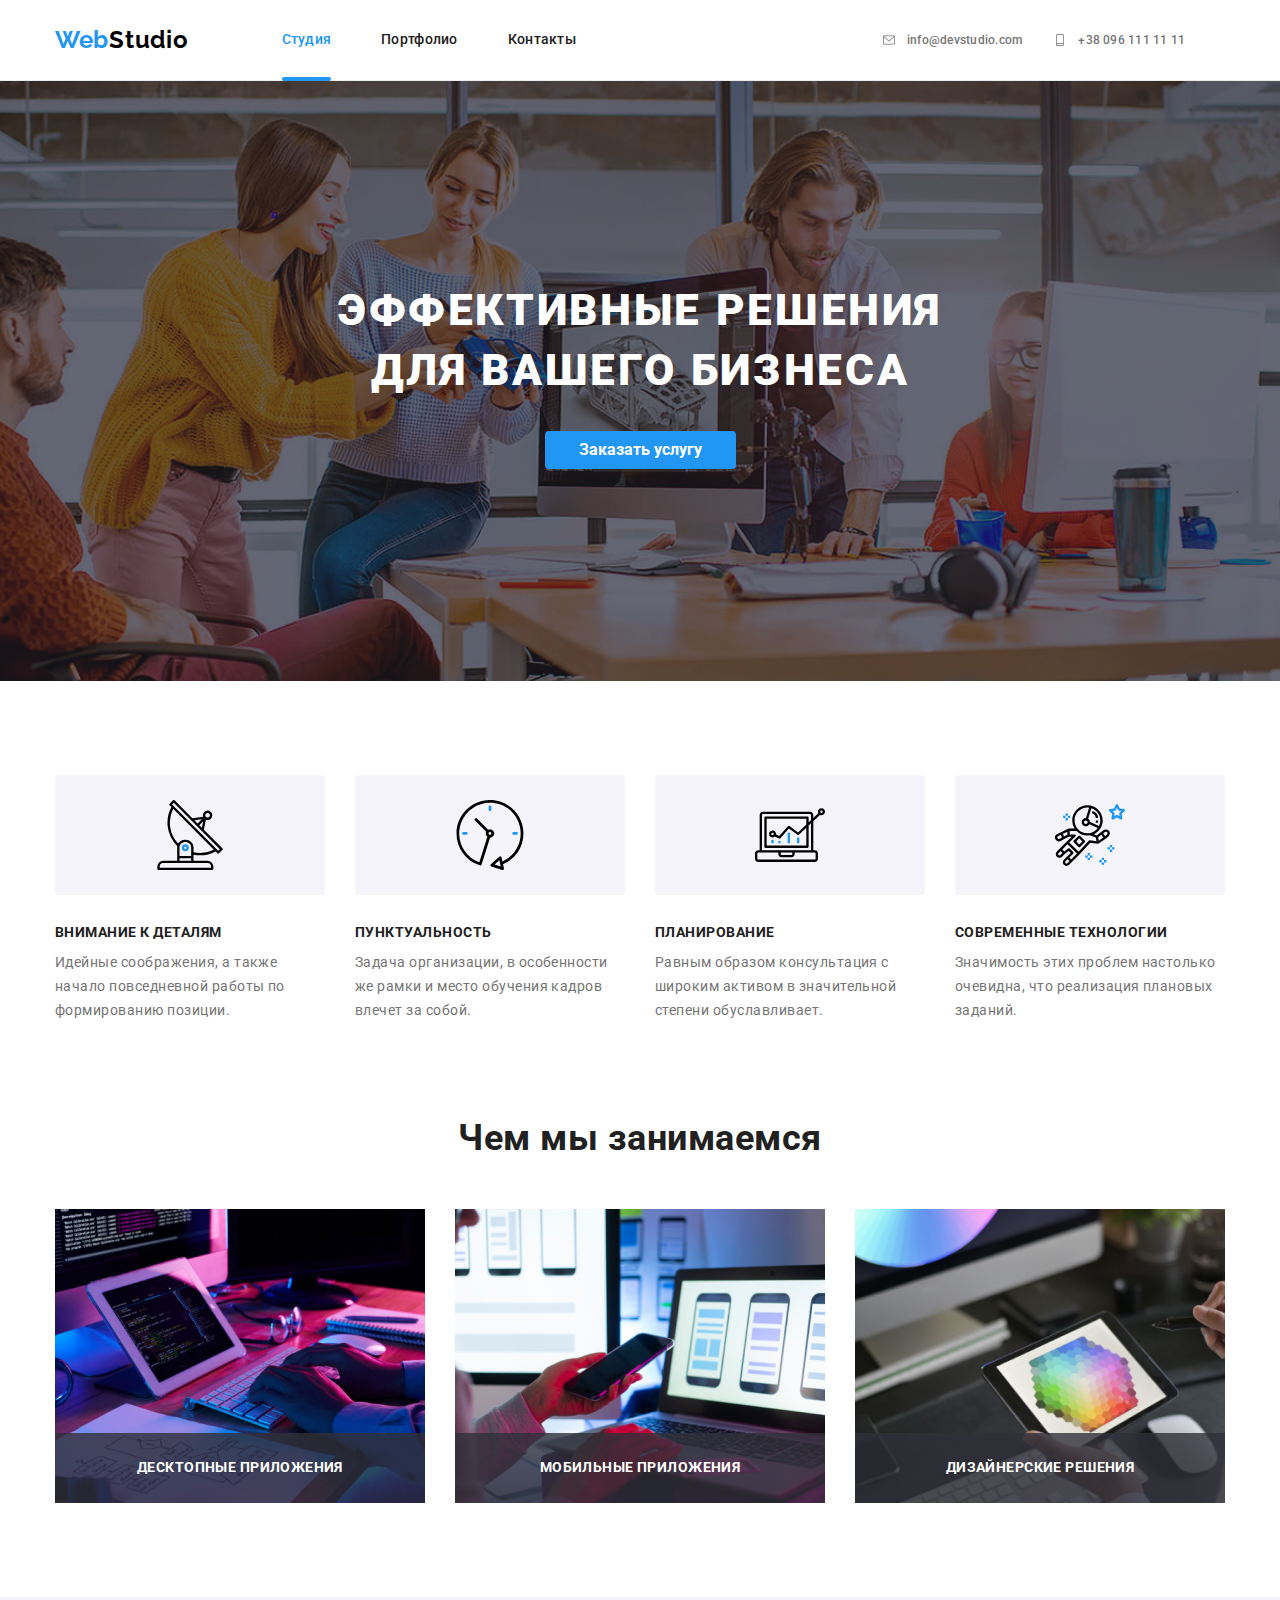
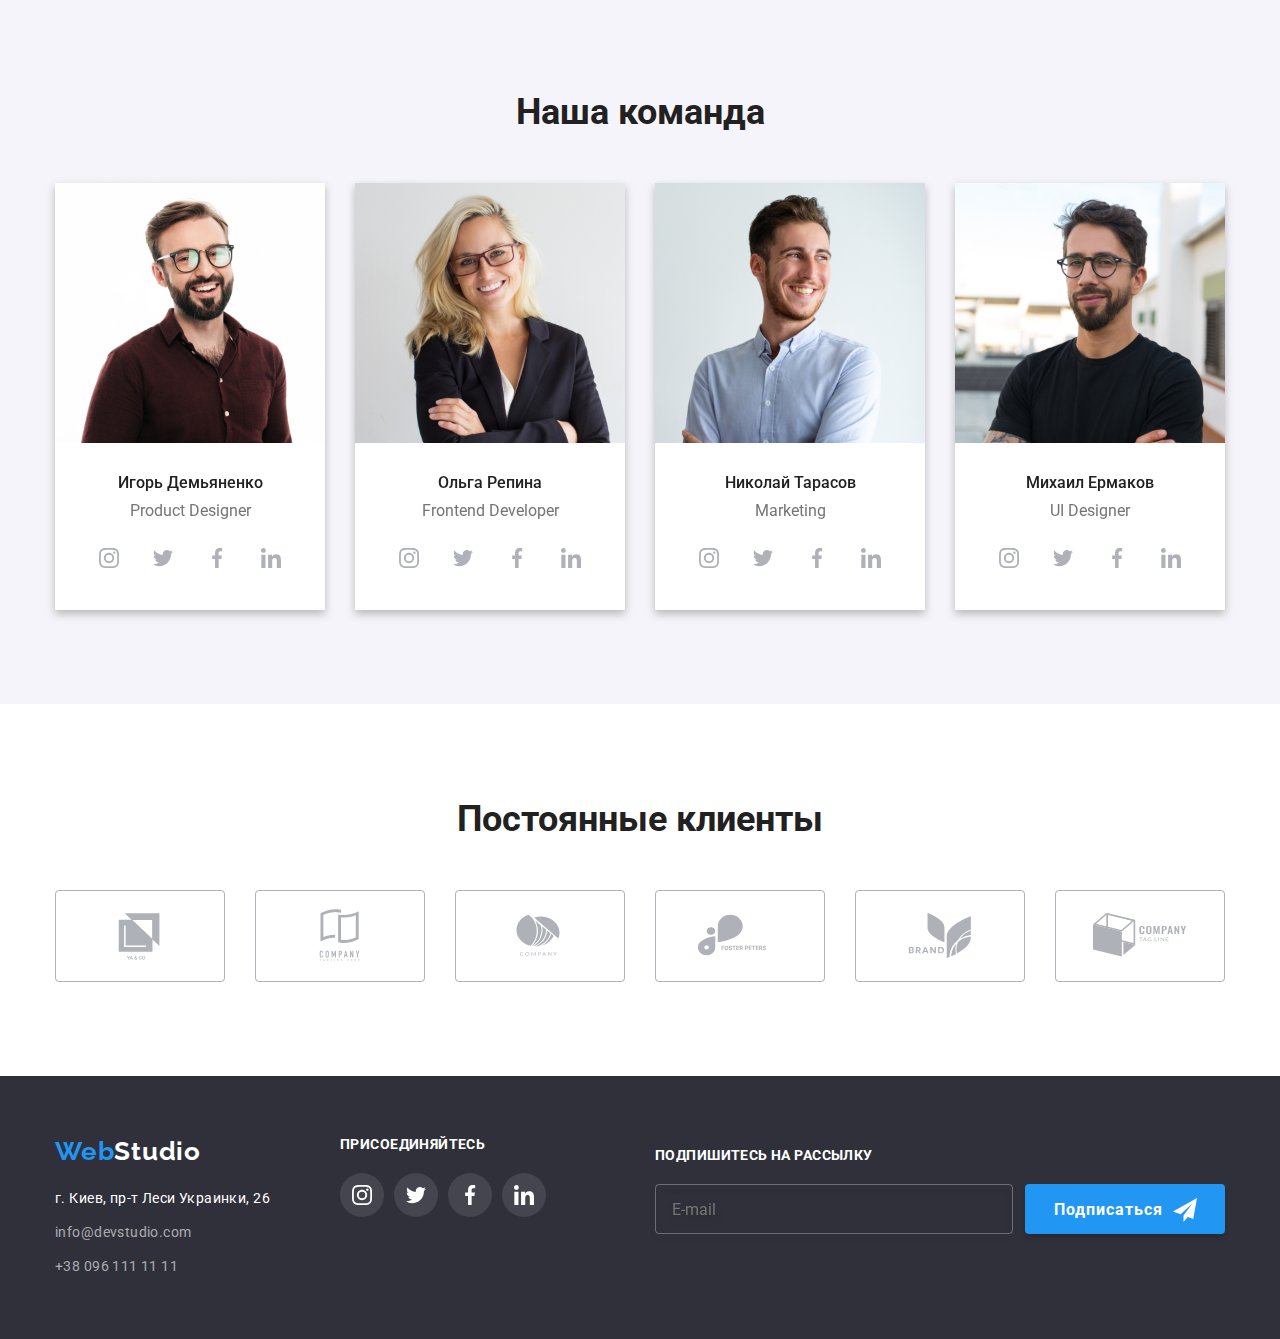
<file: index.html>
<!DOCTYPE html>
<html lang="en">

<head>
    <meta charset="UTF-8">
    <meta http-equiv="X-UA-Compatible" content="IE=edge">
    <meta name="viewport" content="width=device-width, initial-scale=1.0">
    <title>WebStudio</title>
    <link
        href="https://fonts.googleapis.com/css2?family=Raleway:wght@700&family=Roboto:wght@400;500;700;900&display=swap"
        rel="stylesheet">
    <link rel="stylesheet"
        href="https://cdnjs.cloudflare.com/ajax/libs/modern-normalize/1.1.0/modern-normalize.min.css">
    <link rel="stylesheet" href="./css/main.min.css">
</head>

<body>
    <!--Навигация-->
    <header class="header">
        <div class="header__container">

                <a href="./index.html" class="nav__logo-link"><span class="nav__logo">Web</span>Studio</a>

            <button type="button" class="menu-button" aria-expanded="false" aria-controls="nav-container" data-menu-button>
                <svg width="40" height="40" aria-label="Переключатель мобильного меню">
                    <use class="icon-cross" href="./images/symbol-defs-2.svg#icon-close-2"></use>
                    <use class="icon-menu" href="./images/symbol-defs-2.svg#icon-menu"></use>
                </svg>
            </button>
            
            <div class="nav-container" id="nav-container" data-menu>

                <nav class="nav">
                    
                    <ul class="nav__list">
                        <li class="nav__item"> <a href="" class="nav__link nav__link--current nav__link--animation">Студия</a>
                        </li>
                        <li class="nav__item"> <a href="./portfolio.html" class="nav__link ">Портфолио</a></li>
                        <li class="nav__item"> <a href="" class="nav__link ">Контакты</a></li>
                    </ul>
        
                </nav>
            <div class="inner-container">

                <ul class="auth-nav">
                    <li class="auth-nav__item">
                        <a href="tel:+380961111111" class="auth-nav__link">
                            <svg class="auth-nav__icon" width="16" height="12">
                                <use href="./images/symbol-defs-2.svg#icon-envelope"></use>
                            </svg>
        
                            info@devstudio.com
                        </a>
                    </li>
        
                    <li class="auth-nav__item">
                        <a href="tel:+380961111111" class="auth-nav__link">
                            <svg class="auth-nav__icon" width="10" height="16">
                                <use href="./images/symbol-defs-2.svg#icon-smartphone"></use>
                            </svg>
        
                            +38 096 111 11 11
                        </a>
                    </li>
                </ul>
                
                <ul class="header-socials">
                    <li class="header-socials__item">
                        <a class="header-socials__link" href="">Instagram</a>
                    </li>
                    <li class="header-socials__item">
                        <a class="header-socials__link" href="">Twitter</a>
                    </li>
                    <li class="header-socials__item">
                        <a class="header-socials__link" href="">Facebook</a>
                    </li>
                    <li class="header-socials__item">
                        <a class="header-socials__link" href="">LinkedIn</a>
                    </li>
                </ul>
                </div>
            </div>
            
        </div>
    </header>

    <main>
    <!-- <div class="main-container"> -->
        <!-- Шапка -->

        <section class="hero-section">
            <div class="hero-container">
                <h1 class="hero-container__title">Эффективные решения <br/> для вашего бизнеса</h1>

                <button data-modal-open type="button" class="hero-container__button" >Заказать услугу</button>


                <div class="hero-container__backdrop hero-container__backdrop--hidden" data-modal>
                    <div class="modal">
                        <button class="modal__button" data-modal-close>
                            <svg class="modal__icon" width="25" height="25">
                                <use href="./images/symbol-defs-2.svg#icon-close-black-18dp-2-1"></use>
                            </svg>
                        </button>

                        <form class="form" autocomplete="on" novalidate>

                            <p class="form__text">Оставьте свои данные, мы вам перезвоним</p>

                            <div class="form__field">
                                <label for="name" class="form__label">
                                    Имя</label>
                                <input type="text" name="name" id="name" class="form__input" />
                                <span class="form__icon">
                                    <svg class="icon" width="18" height="18">
                                        <use href="./images/symbol-defs-2.svg#icon-person"></use>
                                    </svg>
                                </span>

                            </div>

                            <div class="form__field">
                                <label for="tel" class="form__label">
                                    Телефон</label>
                                <input type="tel" name="tel" id="tel" class="form__input" />
                                <span class="form__icon">
                                    <svg width="18" height="18">
                                        <use href="./images/symbol-defs-2.svg#icon-phone"></use>
                                    </svg>
                                </span>

                            </div>

                            <div class="form__field">
                                <label for="mail" class="form__label">
                                    Почта</label>
                                <input type="email" name="mail" id="mail" class="form__input" />
                                <span class="form__icon">
                                    <svg width="18" height="18">
                                        <use href="./images/symbol-defs-2.svg#icon-email"></use>
                                    </svg>
                                </span>

                            </div>

                            <div class="form__field">
                                <label for="comment" class="form__label">
                                    Комментарий</label>
                                <textarea class="placeholder" name="comment" id="comment" rows="10" placeholder="Введите текст"></textarea>

                            </div>

                            <div class="form-policy">
                                <label class="form-policy__label">
                                    <input type="checkbox" name="policy" id="policy" class="form-policy__checkbox" />

                                    <span class="form-policy__icon"></span>

                                </label>
                                <label for="policy" class="form__label">
                                    <span class="form-policy__text">Соглашаюсь с рассылкой и принимаю
                                        <a class="form-policy__link" href="">Условия договора</a> </span>
                                </label>
                            </div>

                            <button type="submit" class="form-policy__button">Отправить</button>
                        </form>
                    </div>
                </div>
            </div>
        </section>

        <!--Особенности-->
        <section class="section">
            <div class="features-container">
                <h2 class="features-container__title features-container__title--visually-hidden">Особенности</h2>
                <ul class="features-container__list">
                    <li class="features-container__item">
                        <div class="features-container__element">
                            <svg class="features-container__icon" width="70" height="70">
                                <use href="./images/symbol-defs-2.svg#icon-feature-1"></use>
                            </svg>
                        </div>
                        <h3 class="features-container__heading">Внимание к деталям</h3>
                        <p class="features-container__text">Идейные соображения, а также начало повседневной работы по формированию позиции.
                        </p>
                    </li>

                    <li class="features-container__item">
                        <div class="features-container__element">
                            <svg class="features-container__icon" width="70" height="70">
                                <use href="./images/symbol-defs-2.svg#icon-feature-2"></use>
                            </svg>
                        </div>
                        <h3 class="features-container__heading">Пунктуальность</h3>
                        <p class="features-container__text">Задача организации, в особенности же рамки и место обучения кадров влечет за
                            собой.</p>
                    </li>

                    <li class="features-container__item">
                        <div class="features-container__element">
                            <svg class="features-container__icon" width="70" height="70">
                                <use href="./images/symbol-defs-2.svg#icon-feature-3"></use>
                            </svg>
                        </div>
                        <h3 class="features-container__heading">Планирование</h3>
                        <p class="features-container__text">Равным образом консультация с широким активом в значительной степени
                            обуславливает.</p>
                    </li>

                    <li class="features-container__item">
                        <div class="features-container__element">
                            <svg class="features-container__icon" width="70" height="70">
                                <use href="./images/symbol-defs-2.svg#icon-feature-4"></use>
                            </svg>
                        </div>
                        <h3 class="features-container__heading">Современные технологии</h3>
                        <p class="features-container__text">Значимость этих проблем настолько очевидна, что реализация плановых заданий.</p>
                    </li>
                </ul>
            </div>
        </section>

        <!--Чем мы занимаемся-->
        <section class="actions-section">
            <div class="container-actions">
                <h2 class="container-actions__title">Чем мы занимаемся</h2>
                <ul class="container-actions__list">
                    <li class="container-actions__item">

                        <picture>
                            <source 
                                srcset="
                                    ./images/photo1.jpg 1x, ./images/photo1@2x.jpg 2x" 
                                media="(min-width: 1200px)" 
                                type="image/jpeg" />
                            <img
                                src="./images/photo1.jpg" 
                                alt="Человек печатает на клавиатуре" 
                                width="370" 
                                height="294">
                        </picture>

                        <h3 class="container-actions__heading">Десктопные приложения</h3>

                    </li>

                    <li class="container-actions__item">

                        <picture>
                            <source 
                                srcset="
                                    ./images/photo2.jpg 1x, ./images/photo2@2x.jpg 2x" 
                                media="(min-width: 1200px)" 
                                type="image/jpeg" />
                            <img
                                src="./images/photo2.jpg" 
                                alt="Человек сидит за ноутбуком" 
                                width="370" 
                                height="294">
                        </picture>

                        <h3 class="container-actions__heading">Мобильные приложения</h3>

                    </li>

                    <li class="container-actions__item">

                        <picture>
                            <source 
                                srcset="
                                    ./images/photo3.jpg 1x, ./images/photo3@2x.jpg 2x" 
                                media="(min-width: 1200px)" 
                                type="image/jpeg" />
                            <img
                                src="./images/photo3.jpg" 
                                alt="Человек смотрит в планшет" 
                                width="370" 
                                height="294">
                        </picture>

                        <h3 class="container-actions__heading">Дизайнерские решения</h3>

                    </li>
                </ul>
            </div>
        </section>

        <!--Наша команда-->
        <section class="team-section">
            <div class="team-container">
                <h2 class="team-container__title">Наша команда</h2>
                <ul class="team-container__list">

                    <li class="team-container__item">
                        <picture>
                            <source 
                            srcset="
                                ./images/person1-270.jpg 1x, ./images/person1-270@2x.jpg 2x" 
                            media="(min-width: 1200px)" 
                            type="image/jpeg" />
                            <source 
                            srcset="
                                ./images/person1-354.jpg 1x, ./images/person1-354@2x.jpg 2x" 
                                media="(min-width: 768px)" 
                                type="image/jpeg" />
                            <source 
                            srcset="
                                ./images/person1-450.jpg 1x, ./images/person1-450@2x.jpg 2x" 
                            media="(max-width: 767px)" 
                            type="image/jpeg" />
                        <img
                        src="./images/person1-270.jpg" 
                        alt="Сотрудник" 
                        width="270" 
                        height="260">
                        </picture>

                        <div class="socials">
                            <h3 class="socials__title">Игорь Демьяненко</h3>
                            <p class="socials__text">Product Designer</p>


                            <ul class="socials__list">
                                <li class="socials__item">
                                    <a class="socials__link" href="" target="_blank" rel="noreferrer noopener nofollow"
                                        aria-label="Instagram">
                                        <svg class="socials__icon" width="20" height="20">
                                            <use href="./images/symbol-defs-2.svg#icon-instagram"></use>
                                        </svg>
                                    </a>
                                </li>

                                <li class="socials__item">
                                    <a class="socials__link" href="" target="_blank" rel="noreferrer noopener nofollow"
                                        aria-label="Twitter">
                                        <svg class="socials__icon" width="20" height="20">
                                            <use href="./images/symbol-defs-2.svg#icon-twitter"></use>
                                        </svg>
                                    </a>
                                </li>

                                <li class="socials__item">
                                    <a class="socials__link" href="" target="_blank" rel="noreferrer noopener nofollow"
                                        aria-label="Facebook">
                                        <svg class="socials__icon" width="20" height="20">
                                            <use href="./images/symbol-defs-2.svg#icon-facebook"></use>
                                        </svg>
                                    </a>
                                </li>

                                <li class="socials__item">
                                    <a class="socials__link" href="" target="_blank" rel="noreferrer noopener nofollow"
                                        aria-label="Linkedin">
                                        <svg class="socials__icon" width="20" height="20">
                                            <use href="./images/symbol-defs-2.svg#icon-linkedin"></use>
                                        </svg>
                                    </a>
                                </li>
                            </ul>

                        </div>

                    </li>
                    <li class="team-container__item">
                        <picture>
                            <source 
                                srcset="
                                    ./images/person2-270.jpg 1x, ./images/person2-270@2x.jpg 2x" 
                                media="(min-width: 1200px)" 
                                type="image/jpeg" />
                            <source 
                                srcset="
                                    ./images/person2-354.jpg 1x, ./images/person2-354@2x.jpg 2x" 
                                media="(min-width: 768px)" 
                                type="image/jpeg" />
                            <source 
                                srcset="
                                    ./images/person2-450.jpg 1x, ./images/person2-450@2x.jpg 2x" 
                                media="(max-width: 767px)" 
                                type="image/jpeg" />
                            <img 
                            src="./images/person2-270.jpg" alt="Сотрудник" 
                            width="270" 
                            height="260">
                        </picture>
                    
                        <div class="socials">
                            <h3 class="socials__title">Ольга Репина</h3>
                            <p class="socials__text">Frontend Developer</p>
                    
                    
                            <ul class="socials__list">
                                <li class="socials__item">
                                    <a class="socials__link" href="" target="_blank" rel="noreferrer noopener nofollow"
                                        aria-label="Instagram">
                                        <svg class="socials__icon" width="20" height="20">
                                            <use href="./images/symbol-defs-2.svg#icon-instagram"></use>
                                        </svg>
                                    </a>
                                </li>
                    
                                <li class="socials__item">
                                    <a class="socials__link" href="" target="_blank" rel="noreferrer noopener nofollow"
                                        aria-label="Twitter">
                                        <svg class="socials__icon" width="20" height="20">
                                            <use href="./images/symbol-defs-2.svg#icon-twitter"></use>
                                        </svg>
                                    </a>
                                </li>
                    
                                <li class="socials__item">
                                    <a class="socials__link" href="" target="_blank" rel="noreferrer noopener nofollow"
                                        aria-label="Facebook">
                                        <svg class="socials__icon" width="20" height="20">
                                            <use href="./images/symbol-defs-2.svg#icon-facebook"></use>
                                        </svg>
                                    </a>
                                </li>
                    
                                <li class="socials__item">
                                    <a class="socials__link" href="" target="_blank" rel="noreferrer noopener nofollow"
                                        aria-label="Linkedin">
                                        <svg class="socials__icon" width="20" height="20">
                                            <use href="./images/symbol-defs-2.svg#icon-linkedin"></use>
                                        </svg>
                                    </a>
                                </li>
                            </ul>
                    
                        </div>
                    
                    </li>
                    <li class="team-container__item">
                        <picture>
                            <source 
                                srcset="
                                    ./images/person3-270.jpg 1x, ./images/person3-270@2x.jpg 2x" 
                                media="(min-width: 1200px)" 
                                type="image/jpeg" />
                            <source 
                                srcset="
                                    ./images/person3-354.jpg 1x, ./images/person3-354@2x.jpg 2x" 
                                media="(min-width: 768px)" 
                                type="image/jpeg" />
                            <source 
                                srcset="
                                    ./images/person3-450.jpg 1x, ./images/person3-450@2x.jpg 2x" 
                                media="(max-width: 767px)" 
                                type="image/jpeg" />
                            <img 
                            src="./images/person3-270.jpg" alt="Сотрудник" 
                            width="270" 
                            height="260">
                        </picture>
                    
                        <div class="socials">
                            <h3 class="socials__title">Николай Тарасов</h3>
                            <p class="socials__text">Marketing</p>
                    
                    
                            <ul class="socials__list">
                                <li class="socials__item">
                                    <a class="socials__link" href="" target="_blank" rel="noreferrer noopener nofollow"
                                        aria-label="Instagram">
                                        <svg class="socials__icon" width="20" height="20">
                                            <use href="./images/symbol-defs-2.svg#icon-instagram"></use>
                                        </svg>
                                    </a>
                                </li>
                    
                                <li class="socials__item">
                                    <a class="socials__link" href="" target="_blank" rel="noreferrer noopener nofollow"
                                        aria-label="Twitter">
                                        <svg class="socials__icon" width="20" height="20">
                                            <use href="./images/symbol-defs-2.svg#icon-twitter"></use>
                                        </svg>
                                    </a>
                                </li>
                    
                                <li class="socials__item">
                                    <a class="socials__link" href="" target="_blank" rel="noreferrer noopener nofollow"
                                        aria-label="Facebook">
                                        <svg class="socials__icon" width="20" height="20">
                                            <use href="./images/symbol-defs-2.svg#icon-facebook"></use>
                                        </svg>
                                    </a>
                                </li>
                    
                                <li class="socials__item">
                                    <a class="socials__link" href="" target="_blank" rel="noreferrer noopener nofollow"
                                        aria-label="Linkedin">
                                        <svg class="socials__icon" width="20" height="20">
                                            <use href="./images/symbol-defs-2.svg#icon-linkedin"></use>
                                        </svg>
                                    </a>
                                </li>
                            </ul>
                    
                        </div>
                    
                    </li>
                    <li class="team-container__item">
                        <picture>
                            <source 
                                srcset="
                                    ./images/person4-270.jpg 1x, ./images/person4-270@2x.jpg 2x" 
                                media="(min-width: 1200px)" 
                                type="image/jpeg" />
                            <source 
                                srcset="
                                    ./images/person4-354.jpg 1x, ./images/person4-354@2x.jpg 2x" 
                                media="(min-width: 768px)" 
                                type="image/jpeg" />
                            <source 
                                srcset="
                                    ./images/person4-450.jpg 1x, ./images/person4-450@2x.jpg 2x" 
                                media="(max-width: 767px)" 
                                type="image/jpeg" />
                            <img 
                            src="./images/person4-270.jpg" alt="Сотрудник" 
                            width="270" 
                            height="260">
                        </picture>
                    
                        <div class="socials">
                            <h3 class="socials__title">Михаил Ермаков</h3>
                            <p class="socials__text">UI Designer</p>
                    
                    
                            <ul class="socials__list">
                                <li class="socials__item">
                                    <a class="socials__link" href="" target="_blank" rel="noreferrer noopener nofollow"
                                        aria-label="Instagram">
                                        <svg class="socials__icon" width="20" height="20">
                                            <use href="./images/symbol-defs-2.svg#icon-instagram"></use>
                                        </svg>
                                    </a>
                                </li>
                    
                                <li class="socials__item">
                                    <a class="socials__link" href="" target="_blank" rel="noreferrer noopener nofollow"
                                        aria-label="Twitter">
                                        <svg class="socials__icon" width="20" height="20">
                                            <use href="./images/symbol-defs-2.svg#icon-twitter"></use>
                                        </svg>
                                    </a>
                                </li>
                    
                                <li class="socials__item">
                                    <a class="socials__link" href="" target="_blank" rel="noreferrer noopener nofollow"
                                        aria-label="Facebook">
                                        <svg class="socials__icon" width="20" height="20">
                                            <use href="./images/symbol-defs-2.svg#icon-facebook"></use>
                                        </svg>
                                    </a>
                                </li>
                    
                                <li class="socials__item">
                                    <a class="socials__link" href="" target="_blank" rel="noreferrer noopener nofollow"
                                        aria-label="Linkedin">
                                        <svg class="socials__icon" width="20" height="20">
                                            <use href="./images/symbol-defs-2.svg#icon-linkedin"></use>
                                        </svg>
                                    </a>
                                </li>
                            </ul>
                    
                        </div>
                    
                    </li>

                </ul>
            </div>
        </section>

        <!-- Клиенты -->
        <section class="clients-section">
            <div class="clients-container">
                <h2 class="clients-container__title">Постоянные клиенты</h2>
                <ul class="clients-container__list">

                    <li class="clients-container__item">
                        <a class="clients-container__link clients-container__link--border" href="">
                            <svg class="clients-icons" width="106" height="60">
                                <use href="./images/symbol-defs-2.svg#icon-Logo-1">
                                </use>
                            </svg>
                        </a>
                    </li>
                    <li class="clients-container__item">
                        <a class="clients-container__link clients-container__link--border" href="">
                            <svg width="106" height="60">
                                <use href="./images/symbol-defs-2.svg#icon-Logo-2">

                                </use>
                            </svg>
                        </a>
                    </li>
                    <li class="clients-container__item">
                        <a class="clients-container__link clients-container__link--border" href="">
                            <svg width="106" height="60">
                                <use href="./images/symbol-defs-2.svg#icon-Logo-3">

                                </use>
                            </svg>
                        </a>
                    </li>
                    <li class="clients-container__item">
                        <a class="clients-container__link clients-container__link--border" href="">
                            <svg width="106" height="60">
                                <use href="./images/symbol-defs-2.svg#icon-Logo-4">

                                </use>
                            </svg>
                        </a>
                    </li>
                    <li class="clients-container__item">
                        <a class="clients-container__link clients-container__link--border" href="">
                            <svg width="106" height="60">
                                <use href="./images/symbol-defs-2.svg#icon-Logo-5">

                                </use>
                            </svg>
                        </a>
                    </li>
                    <li class="clients-container__item">
                        <a class="clients-container__link clients-container__link--border" href="">
                            <svg width="106" height="60">
                                <use href="./images/symbol-defs-2.svg#icon-Logo-6">

                                </use>
                            </svg>
                        </a>
                    </li>
                </ul>
            </div>
        </section>
    <!-- </div> -->
    </main>

    <!-- Футер-->
    <footer class="footer-section">
        <div class="footer-section__container">
            <div class="container-wrapper">
                <div class="address-container">
                    <a href="" class="address-container__link"><span class="address-container__logo">Web</span>Studio</a>
                    <address>
                        <ul class="address-container__list">
                            <li class="address-container__item">
                                <a href="https://goo.gl/maps/dVaYjC4JMrnxNcRj6" target="_blank"
                                    rel="nofollow noreferrer noopener" class="address-container__street">г. Киев, пр-т Леси Украинки, 26</a>
                                <br>
                            </li>
                            <li class="address-container__item">
                                <a href="mailto:info@devstudio.com" class="address-container__info">info@devstudio.com</a> <br>
                            </li>
                            <li class="address-container__item">
                                <a href="tel:+380961111111" class="address-container__info">+38 096 111 11 11</a>
                            </li>
                        </ul>
                    </address>
                </div>

                <div class="socials-container">
                    <h3 class="socials-container__title">Присоединяйтесь</h3>

                    <ul class="socials-container__list">
                        <li class="socials-container__item">
                            <a class="socials-container__link" href="" target="_blank" rel="noreferrer noopener nofollow"
                                aria-label="Instagram">
                                <svg class="socials-container__icon" width="20" height="20">
                                    <use href="./images/symbol-defs-2.svg#icon-instagram"></use>
                                </svg>
                            </a>
                        </li>

                        <li class="socials-container__item">
                            <a class="socials-container__link" href="" target="_blank" rel="noreferrer noopener nofollow"
                                aria-label="Twitter">
                                <svg class="socials-container__icon" width="20" height="20">
                                    <use href="./images/symbol-defs-2.svg#icon-twitter"></use>
                                </svg>
                            </a>
                        </li>

                        <li class="socials-container__item">
                            <a class="socials-container__link" href="" target="_blank" rel="noreferrer noopener nofollow"
                                aria-label="Facebook">
                                <svg class="socials-container__icon" width="20" height="20">
                                    <use href="./images/symbol-defs-2.svg#icon-facebook"></use>
                                </svg>
                            </a>
                        </li>

                        <li class="socials-container__item">
                            <a class="socials-container__link" href="" target="_blank" rel="noreferrer noopener nofollow"
                                aria-label="Linkedin">
                                <svg class="socials-container__icon" width="20" height="20">
                                    <use href="./images/symbol-defs-2.svg#icon-linkedin"></use>
                                </svg>
                            </a>
                        </li>
                    </ul>
                </div>
            </div>

            <form class="footer-form" autocomplete="on" novalidate>

                <div class="footer-form__field">
                    <label for="mail" class="footer-form__label">
                        Подпишитесь на рассылку</label>
                    <input type="email" name="mail" placeholder="E-mail" class="footer-form__input" />
                </div>

                <button type="submit" class="footer-form__button">Подписаться
                    <span>
                        <svg class="footer-form__icon" width="24" height="24">
                            <use href="./images/symbol-defs-2.svg#icon-icon-send"></use>
                        </svg>
                    </span>
                </button>

            </form>
        </div>

    </footer>

    <!-- <script>
        (() => {
                const menuBtnRef = document.querySelector(["data-menu-button"]);

                menuBtnRef.addEventListener("Click", () => {

                    menuBtnRef.classList.toggle("header__container__button--is-open");
                });
            })();
    </script> -->
    <script src="./js/modal.js"></script>
    <script src="./js/mobile-menu.js"></script>
</body>

</html>
</file>
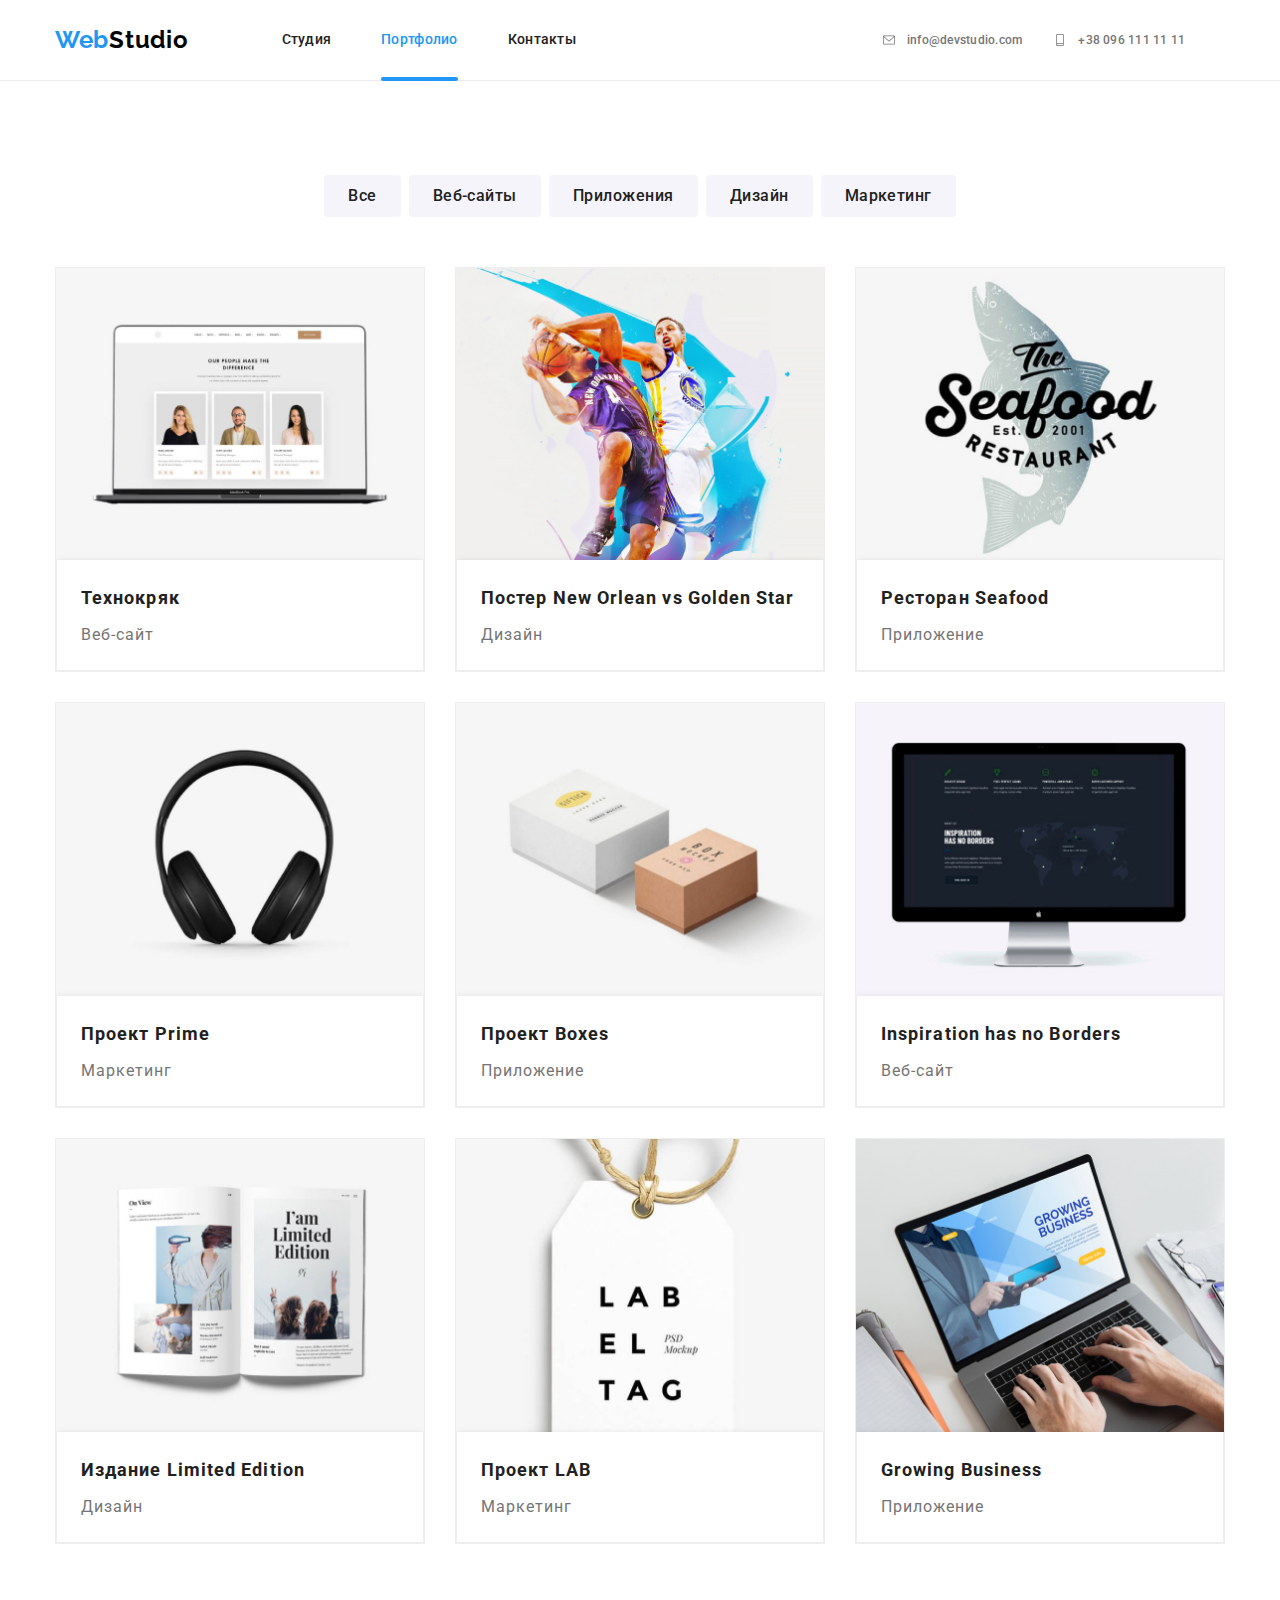
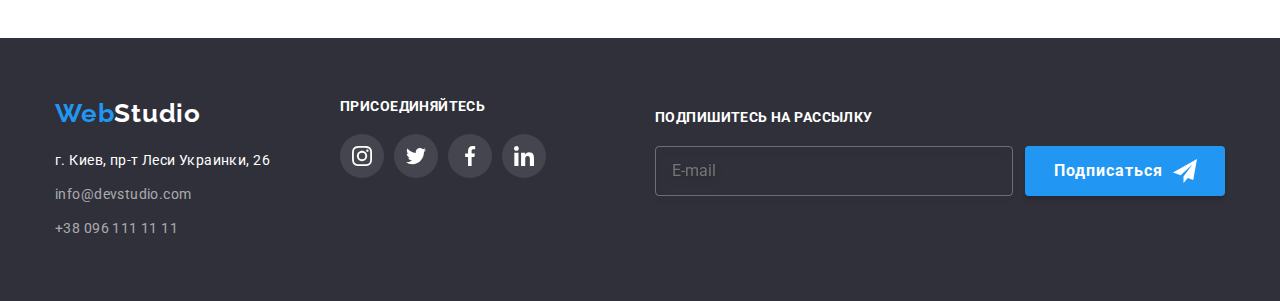
<file: portfolio.html>
<!DOCTYPE html>
<html lang="en">

<head>
    <meta charset="UTF-8">
    <meta http-equiv="X-UA-Compatible" content="IE=edge">
    <meta name="viewport" content="width=device-width, initial-scale=1.0">
    <title>WebStudio</title>
    <link
        href="https://fonts.googleapis.com/css2?family=Raleway:wght@700&family=Roboto:wght@400;500;700;900&display=swap"
        rel="stylesheet">
    <link rel="stylesheet"
        href="https://cdnjs.cloudflare.com/ajax/libs/modern-normalize/1.1.0/modern-normalize.min.css">
    <link rel="stylesheet" href="./css/main.min.css">
</head>

<body>
    <!--Навигация-->
    <header class="header">
        <div class="header__container">

            <a href="./index.html" class="nav__logo-link"><span class="nav__logo">Web</span>Studio</a>

            <button type="button" class="menu-button" aria-expanded="false" aria-controls="nav-container"
                data-menu-button>
                <svg width="40" height="40" aria-label="Переключатель мобильного меню">
                    <use class="icon-cross" href="./images/symbol-defs-2.svg#icon-close-2"></use>
                    <use class="icon-menu" href="./images/symbol-defs-2.svg#icon-menu"></use>
                </svg>
            </button>

            <div class="nav-container" id="nav-container" data-menu>

            <nav class="nav">
    
                <ul class="nav__list">
                    <li class="nav__item"> <a href="./index.html" class="nav__link">Студия</a></li>
                    <li class="nav__item"> <a href="./portfolio.html"
                            class="nav__link nav__link--current nav__link--animation">Портфолио</a></li>
                    <li class="nav__item"> <a href="" class="nav__link">Контакты</a></li>
                </ul>

            </nav>

            <div class="inner-container">

            <ul class="auth-nav">
                <li class="auth-nav__item">
                    <a href="tel:+380961111111" class="auth-nav__link">
                        <svg class="auth-nav__icon" width="16" height="12">
                            <use href="./images/symbol-defs-2.svg#icon-envelope"></use>
                        </svg>
    
                        info@devstudio.com
                    </a>
                </li>
                <li class="auth-nav__item">
                    <a href="tel:+380961111111" class="auth-nav__link">
                        <svg class="auth-nav__icon" width="10" height="16">
                            <use href="./images/symbol-defs-2.svg#icon-smartphone"></use>
                        </svg>
    
                        +38 096 111 11 11
                    </a>
                </li>
            </ul>

            <ul class="header-socials">
                <li class="header-socials__item">
                    <a class="header-socials__link" href="">Instagram</a>
                </li>
                <li class="header-socials__item">
                    <a class="header-socials__link" href="">Twitter</a>
                </li>
                <li class="header-socials__item">
                    <a class="header-socials__link" href="">Facebook</a>
                </li>
                <li class="header-socials__item">
                    <a class="header-socials__link" href="">LinkedIn</a>
                </li>
            </ul>
            </div>

            </div>
        </div>
    </header>

    <main>
        <section class="portfolio-section">
            <div class="portfolio-container">
                <h1 class="portfolio-container__title portfolio-container__title--visually-hidden">Portfolio</h1>

                <ul class="portfolio-container__list">
                    <li class="portfolio-container__item">
                        <button type="button" class="portfolio-container__button">Все</button>
                    </li>
                    <li class="portfolio-container__item">
                        <button type="button" class="portfolio-container__button">Веб-сайты</button>
                    </li>
                    <li class="portfolio-container__item">
                        <button type="button" class="portfolio-container__button">Приложения</button>
                    </li>
                    <li class="portfolio-container__item">
                        <button type="button" class="portfolio-container__button">Дизайн</button>
                    </li>
                    <li class="portfolio-container__item">
                        <button type="button" class="portfolio-container__button">Маркетинг</button>
                    </li>
                </ul>

                <ul class="portfolio-list">
                    <li class="portfolio-list__item">
                        <a class="portfolio-list__link" href="">
                            <div class="portfolio-list__card">
                                <picture>
                                    <source 
                                        srcset="
                                            ./images/project1-370.jpg 1x, ./images/project1-370@2x.jpg 2x" 
                                        media="(min-width: 1200px)" 
                                        type="image/jpeg" />
                                    <source 
                                        srcset="
                                            ./images/project1-354.jpg 1x, ./images/project1-354@2x.jpg 2x" 
                                        media="(min-width: 768px)" 
                                        type="image/jpeg" />
                                    <source 
                                        srcset="
                                            ./images/project1-450.jpg 1x, ./images/project1-450@2x.jpg 2x" 
                                        media="(max-width: 767px)" 
                                        type="image/jpeg" />
                                    <img
                                        src="./images/project1-370.jpg" 
                                        alt="Экран ноутбука" 
                                        width="370" 
                                        height="294">
                                </picture>

                                <p class="portfolio-list__text">
                                    Ресурс предлагает комплексные предложения с разным уровнем функционала и сервисов.
                                    Все это позволит посетителю
                                    получить
                                    исчерпывающие сведения о компании или частном лице.
                                </p>
                            </div>
                            <div class="portfolio-list__desc">
                                <h2 class="portfolio-list__title">Технокряк</h2>
                                <p class="portfolio-list__name">Веб-сайт</p>
                            </div>
                        </a>
                    </li>
                    <li class="portfolio-list__item">
                        <a class="portfolio-list__link" href="">
                            <div class="portfolio-list__card">
                                <picture>
                                    <source 
                                        srcset="
                                            ./images/project2-370.jpg 1x, ./images/project2-370@2x.jpg 2x" 
                                        media="(min-width: 1200px)" 
                                        type="image/jpeg" />
                                    <source 
                                        srcset="
                                            ./images/project2-354.jpg 1x, ./images/project2-354@2x.jpg 2x" 
                                        media="(min-width: 768px)" 
                                        type="image/jpeg" />
                                    <source 
                                        srcset="
                                            ./images/project2-450.jpg 1x, ./images/project2-450@2x.jpg 2x" 
                                        media="(max-width: 767px)" 
                                        type="image/jpeg" />
                                    <img
                                        src="./images/project2-370.jpg" 
                                        alt="Экран ноутбука" 
                                        width="370" 
                                        height="294">
                                </picture>
                        
                                <p class="portfolio-list__text">
                                    Ресурс предлагает комплексные предложения с разным уровнем функционала и сервисов.
                                    Все это позволит посетителю
                                    получить
                                    исчерпывающие сведения о компании или частном лице.
                                </p>
                            </div>
                            <div class="portfolio-list__desc">
                                <h2 class="portfolio-list__title">Постер New Orlean vs Golden Star</h2>
                                <p class="portfolio-list__name">Дизайн</p>
                            </div>
                        </a>
                    </li>
                    <li class="portfolio-list__item">
                        <a class="portfolio-list__link" href="">
                            <div class="portfolio-list__card">
                                <picture>
                                    <source 
                                        srcset="
                                            ./images/project3-370.jpg 1x, ./images/project3-370@2x.jpg 2x" 
                                        media="(min-width: 1200px)" 
                                        type="image/jpeg" />
                                    <source 
                                        srcset="
                                            ./images/project3-354.jpg 1x, ./images/project3-354@2x.jpg 2x" 
                                        media="(min-width: 768px)" 
                                        type="image/jpeg" />
                                    <source 
                                        srcset="
                                            ./images/project3-450.jpg 1x, ./images/project3-450@2x.jpg 2x" 
                                        media="(max-width: 767px)" 
                                        type="image/jpeg" />
                                    <img
                                        src="./images/project3-370.jpg" 
                                        alt="Экран ноутбука" 
                                        width="370" 
                                        height="294">
                                </picture>

                                <p class="portfolio-list__text">
                                    Ресурс предлагает комплексные предложения с разным уровнем функционала и сервисов.
                                    Все это позволит посетителю
                                    получить
                                    исчерпывающие сведения о компании или частном лице.
                                </p>
                            </div>
                            <div class="portfolio-list__desc">
                                <h2 class="portfolio-list__title">Ресторан Seafood</h2>
                                <p class="portfolio-list__name">Приложение</p>
                            </div>
                        </a>
                    </li>
                    <li class="portfolio-list__item">
                        <a class="portfolio-list__link" href="">
                            <div class="portfolio-list__card">
                                <picture>
                                    <source 
                                        srcset="
                                            ./images/project4-370.jpg 1x, ./images/project4-370@2x.jpg 2x" 
                                        media="(min-width: 1200px)" 
                                        type="image/jpeg" />
                                    <source 
                                        srcset="
                                            ./images/project4-354.jpg 1x, ./images/project4-354@2x.jpg 2x" 
                                        media="(min-width: 768px)" 
                                        type="image/jpeg" />
                                    <source 
                                        srcset="
                                            ./images/project4-450.jpg 1x, ./images/project4-450@2x.jpg 2x" 
                                        media="(max-width: 767px)" 
                                        type="image/jpeg" />
                                    <img
                                        src="./images/project4-370.jpg" 
                                        alt="Экран ноутбука" 
                                        width="370" 
                                        height="294">
                                </picture>

                                <p class="portfolio-list__text">
                                    Ресурс предлагает комплексные предложения с разным уровнем функционала и сервисов.
                                    Все это позволит посетителю
                                    получить
                                    исчерпывающие сведения о компании или частном лице.
                                </p>
                            </div>
                            <div class="portfolio-list__desc">
                                <h2 class="portfolio-list__title">Проект Prime</h2>
                                <p class="portfolio-list__name">Маркетинг</p>
                            </div>
                        </a>
                    </li>
                    <li class="portfolio-list__item">
                        <a class="portfolio-list__link" href="">
                            <div class="portfolio-list__card">
                                <picture>
                                    <source 
                                        srcset="
                                            ./images/project5-370.jpg 1x, ./images/project5-370@2x.jpg 2x" 
                                        media="(min-width: 1200px)" 
                                        type="image/jpeg" />
                                    <source 
                                        srcset="
                                            ./images/project5-354.jpg 1x, ./images/project5-354@2x.jpg 2x" 
                                        media="(min-width: 768px)" 
                                        type="image/jpeg" />
                                    <source 
                                        srcset="
                                            ./images/project5-450.jpg 1x, ./images/project5-450@2x.jpg 2x" 
                                        media="(max-width: 767px)" 
                                        type="image/jpeg" />
                                    <img
                                        src="./images/project5-370.jpg" 
                                        alt="Экран ноутбука" 
                                        width="370" 
                                        height="294">
                                </picture>

                                <p class="portfolio-list__text">
                                    Ресурс предлагает комплексные предложения с разным уровнем функционала и сервисов.
                                    Все это позволит посетителю
                                    получить
                                    исчерпывающие сведения о компании или частном лице.
                                </p>
                            </div>
                            <div class="portfolio-list__desc">
                                <h2 class="portfolio-list__title">Проект Boxes</h2>
                                <p class="portfolio-list__name">Приложение</p>
                            </div>
                        </a>
                    </li>
                    <li class="portfolio-list__item">
                        <a class="portfolio-list__link" href="">
                            <div class="portfolio-list__card">
                                <picture>
                                    <source 
                                        srcset="
                                            ./images/project6-370.jpg 1x, ./images/project6-370@2x.jpg 2x" 
                                        media="(min-width: 1200px)" 
                                        type="image/jpeg" />
                                    <source 
                                        srcset="
                                            ./images/project6-354.jpg 1x, ./images/project6-354@2x.jpg 2x" 
                                        media="(min-width: 768px)" 
                                        type="image/jpeg" />
                                    <source 
                                        srcset="
                                            ./images/project6-450.jpg 1x, ./images/project6-450@2x.jpg 2x" 
                                        media="(max-width: 767px)" 
                                        type="image/jpeg" />
                                    <img
                                        src="./images/project6-370.jpg" 
                                        alt="Экран ноутбука" 
                                        width="370" 
                                        height="294">
                                </picture>

                                <p class="portfolio-list__text">
                                    Ресурс предлагает комплексные предложения с разным уровнем функционала и сервисов.
                                    Все это позволит посетителю
                                    получить
                                    исчерпывающие сведения о компании или частном лице.
                                </p>
                            </div>
                            <div class="portfolio-list__desc">
                                <h2 class="portfolio-list__title">Inspiration has no Borders</h2>
                                <p class="portfolio-list__name">Веб-сайт</p>
                            </div>
                        </a>
                    </li>
                    <li class="portfolio-list__item">
                        <a class="portfolio-list__link" href="">
                            <div class="portfolio-list__card">
                                <picture>
                                    <source 
                                        srcset="
                                            ./images/project7-370.jpg 1x, ./images/project7-370@2x.jpg 2x" 
                                        media="(min-width: 1200px)" 
                                        type="image/jpeg" />
                                    <source 
                                        srcset="
                                            ./images/project7-354.jpg 1x, ./images/project7-354@2x.jpg 2x" 
                                        media="(min-width: 768px)" 
                                        type="image/jpeg" />
                                    <source 
                                        srcset="
                                            ./images/project7-450.jpg 1x, ./images/project7-450@2x.jpg 2x" 
                                        media="(max-width: 767px)" 
                                        type="image/jpeg" />
                                    <img
                                        src="./images/project7-370.jpg" 
                                        alt="Экран ноутбука" 
                                        width="370" 
                                        height="294">
                                </picture>

                                <p class="portfolio-list__text">
                                    Ресурс предлагает комплексные предложения с разным уровнем функционала и сервисов.
                                    Все это позволит посетителю
                                    получить
                                    исчерпывающие сведения о компании или частном лице.
                                </p>
                            </div>
                            <div class="portfolio-list__desc">
                                <h2 class="portfolio-list__title">Издание Limited Edition</h2>
                                <p class="portfolio-list__name">Дизайн</p>
                            </div>
                        </a>
                    </li>
                    <li class="portfolio-list__item">
                        <a class="portfolio-list__link" href="">
                            <div class="portfolio-list__card">
                                <picture>
                                    <source 
                                        srcset="
                                            ./images/project8-370.jpg 1x, ./images/project8-370@2x.jpg 2x" 
                                        media="(min-width: 1200px)" 
                                        type="image/jpeg" />
                                    <source 
                                        srcset="
                                            ./images/project8-354.jpg 1x, ./images/project8-354@2x.jpg 2x" 
                                        media="(min-width: 768px)" 
                                        type="image/jpeg" />
                                    <source 
                                        srcset="
                                            ./images/project8-450.jpg 1x, ./images/project8-450@2x.jpg 2x" 
                                        media="(max-width: 767px)" 
                                        type="image/jpeg" />
                                    <img
                                        src="./images/project8-370.jpg" 
                                        alt="Экран ноутбука" 
                                        width="370" 
                                        height="294">
                                </picture>

                                <p class="portfolio-list__text">
                                    Ресурс предлагает комплексные предложения с разным уровнем функционала и сервисов.
                                    Все это позволит посетителю
                                    получить
                                    исчерпывающие сведения о компании или частном лице.
                                </p>
                            </div>
                            <div class="portfolio-list__desc">
                                <h2 class="portfolio-list__title">Проект LAB</h2>
                                <p class="portfolio-list__name">Маркетинг</p>
                            </div>
                        </a>
                    </li>
                    <li class="portfolio-list__item">
                        <a class="portfolio-list__link" href="">
                            <div class="portfolio-list__card">
                                <picture>
                                    <source 
                                        srcset="
                                            ./images/project9-370.jpg 1x, ./images/project9-370@2x.jpg 2x" 
                                        media="(min-width: 1200px)" 
                                        type="image/jpeg" />
                                    <source 
                                        srcset="
                                            ./images/project9-354.jpg 1x, ./images/project9-354@2x.jpg 2x" 
                                        media="(min-width: 768px)" 
                                        type="image/jpeg" />
                                    <source 
                                        srcset="
                                            ./images/project9-450.jpg 1x, ./images/project9-450@2x.jpg 2x" 
                                        media="(max-width: 767px)" 
                                        type="image/jpeg" />
                                    <img
                                        src="./images/project9-370.jpg" 
                                        alt="Экран ноутбука" 
                                        width="370" 
                                        height="294">
                                </picture>

                                <p class="portfolio-list__text">
                                    Ресурс предлагает комплексные предложения с разным уровнем функционала и сервисов.
                                    Все это позволит посетителю
                                    получить
                                    исчерпывающие сведения о компании или частном лице.
                                </p>
                            </div>
                            <div class="portfolio-list__desc">
                                <h2 class="portfolio-list__title">Growing Business</h2>
                                <p class="portfolio-list__name">Приложение</p>
                            </div>
                        </a>
                    </li>
                </ul>
            </div>
        </section>
    </main>

    <!--Футер-->
    <footer class="footer-section">
        <div class="footer-section__container">
            <div class="container-wrapper">
                <div class="address-container">
                    <a href="" class="address-container__link"><span class="address-container__logo">Web</span>Studio</a>
                    <address>
                        <ul class="address-container__list">
                            <li class="address-container__item">
                                <a href="https://goo.gl/maps/dVaYjC4JMrnxNcRj6" target="_blank"
                                    rel="nofollow noreferrer noopener" class="address-container__street">г. Киев, пр-т Леси Украинки, 26</a>
                                <br>
                            </li>
                            <li class="address-container__item">
                                <a href="mailto:info@devstudio.com" class="address-container__info">info@devstudio.com</a> <br>
                            </li>
                            <li class="address-container__item">
                                <a href="tel:+380961111111" class="address-container__info">+38 096 111 11 11</a>
                            </li>
                        </ul>
                    </address>
                </div>

                <div class="socials-container">
                    <h3 class="socials-container__title">Присоединяйтесь</h3>

                    <ul class="socials-container__list">
                        <li class="socials-container__item">
                            <a class="socials-container__link" href="" target="_blank" rel="noreferrer noopener nofollow"
                                aria-label="Instagram">
                                <svg class="socials-container__icon" width="20" height="20">
                                    <use href="./images/symbol-defs-2.svg#icon-instagram"></use>
                                </svg>
                            </a>
                        </li>

                        <li class="socials-container__item">
                            <a class="socials-container__link" href="" target="_blank" rel="noreferrer noopener nofollow"
                                aria-label="Twitter">
                                <svg class="socials-container__icon" width="20" height="20">
                                    <use href="./images/symbol-defs-2.svg#icon-twitter"></use>
                                </svg>
                            </a>
                        </li>

                        <li class="socials-container__item">
                            <a class="socials-container__link" href="" target="_blank" rel="noreferrer noopener nofollow"
                                aria-label="Facebook">
                                <svg class="socials-container__icon" width="20" height="20">
                                    <use href="./images/symbol-defs-2.svg#icon-facebook"></use>
                                </svg>
                            </a>
                        </li>

                        <li class="socials-container__item">
                            <a class="socials-container__link" href="" target="_blank" rel="noreferrer noopener nofollow"
                                aria-label="Linkedin">
                                <svg class="socials-container__icon" width="20" height="20">
                                    <use href="./images/symbol-defs-2.svg#icon-linkedin"></use>
                                </svg>
                            </a>
                        </li>
                    </ul>
                </div>
            </div>
            <form class="footer-form" autocomplete="on" novalidate>

                <div class="footer-form__field">
                    <label for="mail" class="footer-form__label">
                        Подпишитесь на рассылку</label>
                    <input type="email" name="mail" id="mail" placeholder="E-mail" class="footer-form__input" />
                </div>

                <button type="submit" class="footer-form__button">Подписаться
                    <span>
                        <svg class="footer-form__icon" width="24" height="24">
                            <use href="./images/symbol-defs-2.svg#icon-icon-send"></use>
                        </svg>
                    </span>
                </button>

            </form>

        </div>
    </footer>

    <script src="./js/mobile-menu.js"></script>
</body>

</html>
</file>
<file: css/main.min.css>
body{color:#212121;background-color:#fff;font-family:Roboto,sans-serif}img{display:block;width:100%;height:auto}ul{list-style:none}a{text-decoration:none}h1,h2,h3,p{margin:0;padding:0}.header{position:relative;border-bottom:1px solid #ececec}.header__container{display:flex;align-items:center;padding-left:15px;padding-right:15px;margin-left:auto;margin-right:auto;width:100%}@media screen and (min-width: 480px) and (max-width: 767px){.header__container{display:flex;align-items:center;justify-content:space-between;width:480px}}@media screen and (min-width: 768px){.header__container{width:768px}}@media screen and (min-width: 1200px){.header__container{width:1200px}}.menu-button{display:inline-block;margin:0;padding:0;margin-left:auto;display:inline-block;position:fixed;left:87%;z-index:5;border:none;background-color:transparent;cursor:pointer}@media screen and (min-width: 768px){.menu-button{display:none}}.menu-button .icon-cross{display:none}.menu-button.menu-button--is-open .icon-menu{display:none}.menu-button.menu-button--is-open .icon-cross{display:block}@media screen and (max-width: 767px){.inner-container{position:absolute;bottom:0}}.nav-container{display:flex;align-items:center;justify-content:center;position:relative;padding-left:40px;height:auto;cursor:pointer;background-color:white}@media screen and (max-width: 767px){.nav-container{display:none;top:0;left:0;width:100%;height:100%}}@media screen and (min-width: 768px){.nav-container{display:flex;align-items:center;justify-content:center;padding:0}}@media screen and (max-width: 767px){.nav-container.nav-container--is-open{display:block;position:fixed;z-index:2}}@media screen and (max-width: 767px){.nav{margin-top:48px}}@media screen and (min-width: 768px){.nav{margin-bottom:0}}.nav__logo-link{display:inline-block;font-family:Raleway, sans-serif;letter-spacing:0.03em;padding-top:16px;padding-bottom:16px;font-weight:700;font-size:24px;line-height:0.86;text-decoration:none;color:#000000}@media screen and (min-width: 768px){.nav__logo-link{margin-right:88px}}@media screen and (min-width: 1200px){.nav__logo-link{margin-right:93px}}.nav__logo{color:#2196f3}.nav__list{padding:0;margin:0;letter-spacing:0.02em;font-weight:500;font-size:40px;line-height:0.85}@media screen and (min-width: 768px){.nav__list{display:flex;align-items:center;font-weight:500;font-size:14px;line-height:1.14}}.nav__item{display:flex;align-items:center;margin:0;margin-right:50px;padding:0;cursor:pointer}.nav__item:last-child{margin-right:0}@media screen and (max-width: 767px){.nav__item{padding-bottom:32px}.nav__item:last-child{padding-bottom:0}}.nav__link{display:block;text-decoration:none;color:#212121}.nav__link:hover,.nav__link:focus{color:#2196f3}.nav__link--current{color:#2196f3}@media screen and (min-width: 768px){.nav__link--animation{display:block;position:relative}.nav__link--animation::after{content:"";position:absolute;left:0;bottom:-1px;display:block;box-sizing:border-box;width:100%;height:4px;border-radius:2px;background-color:#2196f3}.nav__link--animation:hover::after{background-color:#2196f3}}@media screen and (min-width: 768px){.nav__link{padding-top:32px;padding-bottom:32px}}.auth-nav{padding:0;margin:0;letter-spacing:0.02em;font-weight:500;font-size:24px;line-height:0.86}@media screen and (min-width: 768px){.auth-nav{margin-left:84px;font-size:12px;line-height:1.17}}@media screen and (min-width: 1200px){.auth-nav{display:flex;align-items:center;margin-left:305px;font-size:12px;line-height:1.17}}.auth-nav__item{display:flex;align-items:center;margin:0;padding:0}@media screen and (max-width: 767px){.auth-nav__item:not(:last-child){margin-bottom:32px}}@media screen and (min-width: 768px) and (max-width: 1199px){.auth-nav__item:not(:last-child){margin-bottom:10px}}@media screen and (min-width: 1200px){.auth-nav__item:not(:last-child){margin-right:30px}}.auth-nav__link{display:flex;align-items:center;margin:0;padding:0;color:#757575;text-decoration:none;transition:color 250ms cubic-bezier(0.4, 0, 0.2, 1)}.auth-nav__link:hover,.auth-nav__link:focus{color:#2196f3}.auth-nav__link:hover .auth-nav__icon,.auth-nav__link .auth-nav__icon:focus{color:#2196f3;fill:#2196f3}@media screen and (min-width: 1200px){.auth-nav__link{padding-top:32px;padding-bottom:32px}}@media screen and (max-width: 767px){.auth-nav__link:hover,.auth-nav__link:focus{font-weight:500;font-size:34px;line-height:1.18}}.auth-nav__icon{margin-right:10px;width:16px;height:12px;fill:#757575;cursor:pointer;transition:fill 250ms cubic-bezier(0.4, 0, 0.2, 1)}.auth-nav__icon:hover,.auth-nav__icon:focus{fill:#2196f3}@media screen and (max-width: 767px){.auth-nav__icon{display:none}}@media screen and (min-width: 768px){.auth-nav__icon:not(:last-child){margin-right:10px}}.header-socials{display:flex;align-items:center;flex-wrap:wrap;margin:0;margin-top:64px;margin-bottom:48px;padding:0;text-decoration:none}@media screen and (min-width: 768px){.header-socials{margin-top:0;margin-bottom:0}}.header-socials__item{display:flex;align-items:center;justify-content:center;margin:0;padding:0}@media screen and (min-width: 768px){.header-socials__item{display:none}}.header-socials__item:not(:last-child)::after{content:"";display:inline-block;width:1px;height:22px;margin-left:10px;margin-right:10px;background-color:rgba(33,33,33,0.2)}.header-socials__link{text-decoration:none;color:#2196f3}.header-socials__icon{margin-right:10px;margin-left:10px;color:rgba(33,33,33,0.2)}.hero-section{margin-bottom:0;max-width:100%;height:auto;background-repeat:no-repeat;background-position:center;letter-spacing:0.06em;text-align:center}@media screen and (max-width: 767px){.hero-section{background-image:linear-gradient(rgba(47,48,58,0.4), rgba(47,48,58,0.4)),url("../images/Hero-480.jpg");width:100%;height:auto;padding-top:118px;padding-bottom:118px;margin-left:auto;margin-right:auto;background-size:cover}}@media screen and (max-width: 767px) and (min-device-pixel-ratio: 2), screen and (max-width: 767px) and (-webkit-min-device-pixel-ratio: 2), screen and (max-width: 767px) and (min-resolution: 192dpi), screen and (max-width: 767px) and (min-resolution: 2dppx){.hero-section{background-image:linear-gradient(rgba(47,48,58,0.4), rgba(47,48,58,0.4)),url("../images/Hero-480@2x.jpg");width:100%}}@media screen and (min-width: 768px){.hero-section{background-image:linear-gradient(rgba(47,48,58,0.4), rgba(47,48,58,0.4)),url("../images/Hero-768.jpg");width:100%;height:auto;padding-top:118px;padding-bottom:118px;margin-left:auto;margin-right:auto;background-size:cover}}@media screen and (min-width: 768px) and (min-device-pixel-ratio: 2), screen and (min-width: 768px) and (-webkit-min-device-pixel-ratio: 2), screen and (min-width: 768px) and (min-resolution: 192dpi), screen and (min-width: 768px) and (min-resolution: 2dppx){.hero-section{background-image:linear-gradient(rgba(47,48,58,0.4), rgba(47,48,58,0.4)),url("../images/Hero-768@2x.jpg")}}@media screen and (min-width: 1200px){.hero-section{background-image:linear-gradient(rgba(47,48,58,0.4), rgba(47,48,58,0.4)),url("../images/hero-background.jpg");max-width:1600px;height:600px;padding-top:200px;padding-bottom:200px;margin-left:auto;margin-right:auto;background-size:cover}}@media screen and (min-width: 1200px) and (min-device-pixel-ratio: 2), screen and (min-width: 1200px) and (-webkit-min-device-pixel-ratio: 2), screen and (min-width: 1200px) and (min-resolution: 192dpi), screen and (min-width: 1200px) and (min-resolution: 2dppx){.hero-section{background-image:linear-gradient(rgba(47,48,58,0.4), rgba(47,48,58,0.4)),url("../images/hero-background@2x.jpg")}}.hero-container{padding-left:15px;padding-right:15px;margin-left:auto;margin-right:auto;width:100%}@media screen and (min-width: 480px){.hero-container{width:480px}}@media screen and (min-width: 768px){.hero-container{width:768px}}@media screen and (min-width: 1200px){.hero-container{width:1200px}}.hero-container__title{color:#fff;margin-top:0;margin-bottom:30px;text-transform:uppercase;font-weight:900;letter-spacing:0.06em;text-align:center}@media screen and (max-width: 767px){.hero-container__title{width:100%;font-size:26px;line-height:1.62}}@media screen and (min-width: 1200px){.hero-container__title{font-size:44px;line-height:1.36}}.hero-container__button{font-family:Roboto, sans-serif;display:inline-block;border-color:transparent;text-align:center;color:#fff;background-color:#2196f3;font-weight:700;font-size:16px;line-height:1.9px;border-radius:4px;cursor:pointer;padding:16px 32px}.hero-container__backdrop{position:fixed;top:0;left:0;width:100%;height:100%;background-color:rgba(0,0,0,0.2);opacity:1;transition:opacity 1000ms cubic-bezier(0.4, 0, 0.2, 1);z-index:100;overflow-y:scroll}.hero-container__backdrop--hidden{opacity:0;pointer-events:none}.modal{width:528px;height:581px;background-color:#fff;position:absolute;top:50%;left:50%;transform:translate(-50%, -50%);background:#fff;box-shadow:0px 1px 3px rgba(0,0,0,0.12),0px 1px 1px rgba(0,0,0,0.14),0px 2px 1px rgba(0,0,0,0.2);border-radius:4px}@media screen and (max-width: 479px){.modal{width:100%;height:auto;padding:0 15px}}@media screen and (min-width: 480px) and (max-width: 1199px){.modal{width:450px}}.modal__button{display:flex;align-items:center;justify-content:center;position:absolute;right:8px;top:8px;margin-left:8px;width:30px;height:30px;cursor:pointer;border-radius:50%;border:1px solid rgba(0,0,0,0.1);box-sizing:border-box;background:#fff}.modal__button:hover{fill:#2196f3}.modal__icon{display:flex;align-items:center;justify-content:center;width:18px;height:18px;transition:fill 250ms cubic-bezier(0.4, 0, 0.2, 1)}.form{width:448px;margin-left:auto;margin-right:auto}@media screen and (max-width: 480px){.form{width:100%}}@media screen and (min-width: 480px) and (max-width: 1199px){.form{width:370px}}.form__text{display:flex;margin:0;padding-top:40px;padding-bottom:12px;font-weight:700;font-size:20px;line-height:1.15;letter-spacing:0.03em;color:#212121}@media screen and (max-width: 479px){.form__text{padding-bottom:0}}.form__field{position:relative;display:flex;flex-direction:column;width:448px}.form__field:not(:last-child){margin-bottom:10px}@media screen and (max-width: 479px){.form__field{width:100%}}@media screen and (min-width: 480px) and (max-width: 1199px){.form__field{width:370px}}.form__label{display:inline-block;text-align:left;font-family:inherit;margin-bottom:4px;font-size:12px;line-height:1.17;letter-spacing:0.01em;color:#757575}.placeholder{display:inline-block;resize:none;padding:12px 16px;width:448px;height:120px;border:1px solid rgba(33,33,33,0.2);box-sizing:border-box;border-radius:4px;outline:none}.placeholder:focus{border-color:#2196f3}@media screen and (max-width: 1199px){.placeholder{width:100%}}@media screen and (min-width: 480px) and (max-width: 1199px){.placeholder{width:370px}}.form__input{display:block;margin:0;padding-left:42px;width:448px;height:40px;border:1px solid rgba(33,33,33,0.2);box-sizing:border-box;border-radius:4px;cursor:pointer;outline:none;transition:fill 250ms cubic-bezier(0.4, 0, 0.2, 1)}.form__input:focus{border-color:#2196f3}@media screen and (max-width: 479px){.form__input{width:100%}}@media screen and (min-width: 480px) and (max-width: 1199px){.form__input{width:370px}}.form__icon{position:absolute;top:50%;left:12px;display:inline-block;cursor:pointer;transition:fill 250ms cubic-bezier(0.4, 0, 0.2, 1)}.form__icon:focus{fill:#2196f3}.form__input:focus ~ .form__icon{fill:#2196f3}.form-policy{display:flex;align-items:center;justify-content:center}.form-policy__label{display:flex;align-items:center;justify-content:center}.form-policy__checkbox{-webkit-appearance:none;-moz-appearance:none;appearance:none;position:absolute}.form-policy__checkbox:checked ~ .form-policy__icon{background-image:url(../icons/icon-check.svg);background-color:#2196f3;background-size:contain;border:#212121}.form-policy__icon{margin-bottom:6px;width:16px;height:15px;border:2px solid #212121;border-radius:2px;fill:#fff}.form-policy__text{margin-left:8.5px;font-size:14px;line-height:1.71}@media screen and (max-width: 1199px){.form-policy__text{font-weight:400;font-size:12px;line-height:1.17;letter-spacing:0.03em;text-align:center}}.form-policy__link{color:#2196f3}.form-policy__button{font-family:inherit;font-weight:700;font-size:16px;line-height:1.87;width:200px;height:50px;margin-top:30px;padding-top:10px;padding-right:55px;padding-bottom:10px;padding-left:56px;letter-spacing:0.06em;border:none;border-radius:4px;cursor:pointer;color:#fff;background-color:#2196f3}@media screen and (max-width: 479px){.form-policy__button{display:inline-block;margin-bottom:20px}}.section{letter-spacing:0.03em;padding-top:94px;padding-bottom:0;width:100%;height:auto}@media screen and (max-width: 1199px){.section{padding-top:60px;padding-bottom:60px}}.features-container{padding-left:15px;padding-right:15px;margin-left:auto;margin-right:auto;width:100%}@media screen and (min-width: 480px){.features-container{width:480px}}@media screen and (min-width: 768px){.features-container{width:768px}}@media screen and (min-width: 1200px){.features-container{width:1200px}}.features-container__title{margin-top:0;margin-bottom:0;font-weight:700;font-size:36px;line-height:1.17;text-align:center;letter-spacing:0.03em}.features-container__title--visually-hidden{position:absolute;width:1px;height:1px;margin:-1px;border:0;padding:0;white-space:nowrap;clip-path:inset(100%);clip:rect(0 0 0 0);overflow:hidden}.features-container__list{padding:0;margin:0}@media screen and (max-width: 767px){.features-container__list{display:flex;flex-direction:column}}@media screen and (min-width: 768px) and (max-width: 1199px){.features-container__list{display:flex;flex-wrap:wrap}}@media screen and (min-width: 1200px){.features-container__list{display:flex;justify-content:center}}.features-container__item{display:block}@media screen and (max-width: 767px){.features-container__item:not(:last-child){margin-bottom:30px;width:100%}}@media screen and (min-width: 768px) and (max-width: 1199px){.features-container__item{width:354px}}@media screen and (min-width: 1200px){.features-container__item{width:270px}}@media screen and (min-width: 768px) and (max-width: 1199px){.features-container__item{margin-right:30px;margin-bottom:30px}.features-container__item:nth-child(2n){margin-right:0}.features-container__item:nth-last-child(-n+2){margin-bottom:0}}@media screen and (min-width: 1200px){.features-container__item{margin-right:30px}.features-container__item:last-child{margin-right:0}}.features-container__element{display:flex;align-items:center;justify-content:center;width:100%;margin:0;padding:0;background:#f5f4fa;border-radius:4px}@media screen and (max-width: 767px){.features-container__element{width:100%;height:120px}}@media screen and (min-width: 768px){.features-container__element{width:354px;height:120px}}@media screen and (min-width: 1200px){.features-container__element{width:270px;height:120px}}.features-container__icon{fill:#000000}.features-container__heading{margin-top:30px;margin-bottom:10px;font-weight:700;font-size:14px;line-height:1.14;text-transform:uppercase;color:#212121}@media screen and (max-width: 767px){.features-container__heading{display:inline-block;text-align:center;width:100%}}@media screen and (min-width: 768px){.features-container__heading{width:354px}}.features-container__text{display:block;width:100%;font-family:Roboto, sans-serif;margin-top:0;margin-bottom:0;font-size:14px;line-height:1.71;color:#757575}.actions-section{letter-spacing:0.03em;padding-top:94px;padding-bottom:94px}@media screen and (max-width: 1199px){.actions-section{display:none}}.container-actions{padding-left:15px;padding-right:15px;margin-left:auto;margin-right:auto;width:1200px}.container-actions__title{color:#212121;margin-top:0;margin-bottom:50px;font-weight:700;font-size:36px;line-height:1.17;text-align:center}.container-actions__list{display:flex;margin-top:0;margin-bottom:0;padding-top:0;padding-bottom:0;padding-left:0}.container-actions__item{position:relative;bottom:0;margin-right:30px;margin-bottom:0}.container-actions__item:last-child{margin-right:0}.container-actions__heading{display:flex;align-items:center;justify-content:center;position:absolute;bottom:0px;margin:0;width:370px;height:70px;font-size:14px;line-height:1.14;text-align:center;letter-spacing:0.03em;text-transform:uppercase;color:#fff;background-color:rgba(47,48,58,0.8)}.team-section{background-color:#f5f4fa;margin-bottom:0;padding-top:94px;padding-bottom:94px;width:100%;height:auto}@media screen and (max-width: 767px){.team-section{padding-top:60px;padding-bottom:60px}}.team-container{padding-left:15px;padding-right:15px;margin-left:auto;margin-right:auto;width:100%}@media screen and (min-width: 480px){.team-container{width:480px}}@media screen and (min-width: 768px){.team-container{width:768px}}@media screen and (min-width: 1200px){.team-container{width:1200px}}.team-container__title{margin-top:0;margin-bottom:50px;padding-top:0;padding-bottom:0;font-weight:700;font-size:36px;line-height:1.17;text-align:center}@media screen and (max-width: 767px){.team-container__title{margin-bottom:30px;font-size:28px;line-height:1.18}}.team-container__list{display:flex;margin-top:0;margin-bottom:0;padding-bottom:0;padding-left:0}@media screen and (max-width: 767px){.team-container__list{display:flex;flex-direction:column}}@media screen and (min-width: 768px) and (max-width: 1199px){.team-container__list{display:flex;flex-wrap:wrap}}.team-container__item{filter:drop-shadow(0px 4px 4px rgba(0,0,0,0.25))}@media screen and (max-width: 767px){.team-container__item{display:flex;flex-direction:column;margin-bottom:30px}}@media screen and (min-width: 768px) and (max-width: 1199px){.team-container__item{margin-right:30px;margin-bottom:30px}.team-container__item:nth-child(2n){margin-right:0}.team-container__item:nth-last-child(-n+2){margin-bottom:0}}@media screen and (min-width: 1200px){.team-container__item{margin-right:30px}.team-container__item:last-child{margin-right:0}}.socials{background-color:#fff;padding-top:30px;padding-bottom:30px;padding-left:32px;padding-right:32px;width:100%}@media screen and (max-width: 767px){.socials{padding-top:30px;padding-bottom:24px}}.socials__title{color:#212121;margin-top:0;margin-bottom:10px;text-align:center;font-weight:500;font-size:16px;line-height:1.19}.socials__text{color:#757575;margin-top:0;margin-bottom:0;text-align:center}.socials__list{display:flex;justify-content:center;padding:0;margin-top:16px}.socials__item:not(:last-child){margin-right:10px}.socials__link{display:flex;align-items:center;justify-content:center;margin-left:25x;width:44px;height:44px;border-radius:50%;background-color:#fff;transition:background-color 250ms cubic-bezier(0.4, 0, 0.2, 1)}.socials__link:hover,.socials__link:focus{background-color:#2196f3}.socials__icon{fill:#afb1b8;transition:fill 250ms cubic-bezier(0.4, 0, 0.2, 1)}.socials__link:hover .socials__icon,.socials__icon:focus{fill:#fff}.clients-section{padding-top:94px;padding-bottom:94px;height:auto}@media screen and (max-width: 767px){.clients-section{padding-top:60px;padding-bottom:60px}}.clients-container{padding-left:15px;padding-right:15px;margin-left:auto;margin-right:auto;width:100%;height:auto}@media screen and (min-width: 480px){.clients-container{width:480px}}@media screen and (min-width: 768px){.clients-container{width:768px}}@media screen and (min-width: 1200px){.clients-container{width:1200px}}.clients-container__title{font-weight:700;font-size:36px;line-height:1.17;text-align:center;margin-top:0;margin-bottom:50px;padding-top:0;padding-bottom:0}@media screen and (max-width: 1199px){.clients-container__title{margin-bottom:30px;font-size:28px;line-height:1.18;letter-spacing:0.03em}}.clients-container__list{display:flex;align-items:center;justify-content:center;margin-right:-30px;margin-bottom:-30px;margin:0;padding:0;width:100%}@media screen and (max-width: 1199px){.clients-container__list{display:flex;flex-wrap:wrap}}@media screen and (min-width: 1200px){.clients-container__item{margin-right:30px}.clients-container__item:last-child{margin-right:0}}@media screen and (max-width: 767px){.clients-container__item{width:100%;margin-right:30px;margin-bottom:30px;flex-basis:calc((100% - 60px) / 2)}.clients-container__item:nth-child(2n){margin-right:0}.clients-container__item:nth-last-child(-n+2){margin-bottom:0}}@media screen and (min-width: 768px) and (max-width: 1199px){.clients-container__item{margin-right:30px;margin-bottom:30px;flex-basis:calc((100% - 90px) / 3)}}.clients-container__link{display:flex;align-items:center;justify-content:center;cursor:pointer;width:100%;height:92px;fill:#afb1b8;transition:fill 250ms cubic-bezier(0.4, 0, 0.2, 1),border 250ms cubic-bezier(0.4, 0, 0.2, 1)}.clients-container__link:hover,.clients-container__link:focus{fill:#2196f3}@media screen and (min-width: 480px){.clients-container__link{width:100%;height:92px}}@media screen and (min-width: 768px){.clients-container__link{width:100%;height:92px}}@media screen and (min-width: 1200px){.clients-container__link{width:170px;height:92px}}.clients-container__link--border{border:1px solid #afb1b8;box-sizing:border-box;border-radius:4px}.clients-container__link--border:hover,.clients-container__link--border:focus{border:1px solid #2196f3}.footer-section{background-color:#2f303a;padding-top:60px;padding-bottom:60px;margin:0;width:100%;height:auto}.footer-section__container{align-items:baseline;padding-left:15px;padding-right:15px;margin-left:auto;margin-right:auto;width:100%;height:auto}@media screen and (min-width: 480px){.footer-section__container{width:480px}}@media screen and (min-width: 768px){.footer-section__container{width:768px}}@media screen and (min-width: 1200px){.footer-section__container{display:flex;width:1200px}}@media screen and (min-width: 768px){.container-wrapper{display:flex}}.address-container{margin:0}@media screen and (min-width: 768px) and (max-width: 1199px){.address-container{margin-left:61px}}@media screen and (max-width: 1199px){.address-container{margin-bottom:60px;text-align:center}}.address-container__link{color:#fff;font-family:Raleway, sans-serif;letter-spacing:0.03em;display:inline-block;font-weight:700;font-size:26px;line-height:1.19;text-decoration:none;margin-top:0;margin-bottom:20px}@media screen and (max-width: 1199px){.address-container__link{font-size:24px;line-height:1.17}}.address-container__logo{color:#2196f3}.address-container__list{font-style:normal;margin:0;padding:0}.address-container__item:not(:last-child){margin-bottom:10px}.address-container__street{font-size:14px;line-height:1.71;letter-spacing:0.03em;text-decoration:none;color:#fff;transition:color 250ms cubic-bezier(0.4, 0, 0.2, 1)}.address-container__street:hover,.address-container__street:focus{color:#2196f3}.address-container__info{font-size:14px;line-height:1.71;letter-spacing:0.03em;text-decoration:none;color:rgba(255,255,255,0.6);transition:color 250ms cubic-bezier(0.4, 0, 0.2, 1)}.address-container__info:hover,.address-container__info:focus{color:#2196f3}@media screen and (max-width: 767px){.socials-container{text-align:center;margin-bottom:60px}}@media screen and (min-width: 768px) and (max-width: 1199px){.socials-container{margin-left:165px;text-align:center}}@media screen and (min-width: 1200px){.socials-container{margin-left:70px}}.socials-container__title{color:#fff;margin:0;margin-bottom:20px;font-size:14px;line-height:1, 14;letter-spacing:0.03em;text-transform:uppercase}.socials-container__list{display:flex;flex-direction:row;align-items:baseline;margin:0;padding:0}@media screen and (max-width: 1199px){.socials-container__list{display:flex;justify-content:center}}.socials-container__item:not(:last-child){margin-right:10px}.socials-container__link{display:flex;align-items:center;justify-content:center;width:44px;height:44px;border-radius:50%;background-color:rgba(255,255,255,0.1);box-sizing:border-box;transition:background-color 250ms cubic-bezier(0.4, 0, 0.2, 1),fill 250ms cubic-bezier(0.4, 0, 0.2, 1)}.socials-container__link:hover,.socials-container__link:focus{background-color:#2196f3}.socials-container__icon{fill:#fff;transition:fill 250ms cubic-bezier(0.4, 0, 0.2, 1)}.socials-container__link:hover .socials-container__icon,.socials-container__icon:focus{color:#fff}@media screen and (min-width: 1200px){.footer-form{display:flex;align-items:center;justify-content:center;margin-left:auto}}.footer-form__field{display:flex;flex-direction:column}@media screen and (min-width: 768px) and (max-width: 1199px){.footer-form__field{align-items:center}}@media screen and (max-width: 1199px){.footer-form__field{width:100%}}.footer-form__label{display:flex;flex-direction:column;text-align:left;font-family:inherit;margin-bottom:20px;font-weight:700;font-size:14px;line-height:1.14;letter-spacing:0.03em;text-transform:uppercase;color:#fff}@media screen and (max-width: 1199px){.footer-form__label{text-align:center;width:100%}}.footer-form__input{display:block;width:100%;height:50px;padding-left:16px;color:rgba(255,255,255,0.6);background-color:transparent;border:1px solid rgba(255,255,255,0.3);filter:drop-shadow(0px 4px 4px rgba(0,0,0,0.15));box-sizing:border-box;border-radius:4px;cursor:pointer;outline:none}@media screen and (min-width: 480px) and (max-width: 1199px){.footer-form__input{width:450px}}@media screen and (min-width: 1200px){.footer-form__input{width:358px}}.footer-form__button{display:flex;align-items:center;justify-content:center;font-family:inherit;font-weight:700;font-size:16px;line-height:1.87;width:200px;height:50px;margin-top:36px;padding-top:10px;padding-right:55px;padding-bottom:10px;padding-left:56px;letter-spacing:0.06em;color:#fff;background:#2196f3;box-shadow:0px 4px 4px rgba(0,0,0,0.15);border:none;border-radius:4px;cursor:pointer}@media screen and (max-width: 767px){.footer-form__button{margin-left:auto;margin-right:auto}}@media screen and (min-width: 768px) and (max-width: 1199px){.footer-form__button{display:flex;align-items:center;margin-left:276px}}@media screen and (min-width: 480px) and (max-width: 767px){.footer-form__button{display:flex;align-items:center;margin-left:125px;margin-top:20px;margin-right:140px}}@media screen and (min-width: 1200px){.footer-form__button{margin-left:12px}}.footer-form__icon{display:inline-block;margin-left:10px;margin-top:10px;fill:#fff}.portfolio-section{padding-top:94px;padding-bottom:94px;width:100%;height:auto}@media screen and (max-width: 1199px){.portfolio-section{padding-top:60px;padding-bottom:60px}}.portfolio-container{padding-left:15px;padding-right:15px;margin-left:auto;margin-right:auto;width:100%;height:auto}@media screen and (min-width: 480px){.portfolio-container{width:480px;margin-left:auto;margin-right:auto}}@media screen and (min-width: 768px){.portfolio-container{width:768px}}@media screen and (min-width: 1200px){.portfolio-container{width:1200px}}.portfolio-container__title{margin:0}.portfolio-container__title--visually-hidden{position:absolute;width:1px;height:1px;margin:-1px;border:0;padding:0;white-space:nowrap;clip-path:inset(100%);clip:rect(0 0 0 0);overflow:hidden}.portfolio-container__list{display:flex;justify-content:center;margin-top:0;margin-bottom:50px;padding-left:0}@media screen and (min-width: 768px) and (max-width: 1199px){.portfolio-container__list{margin-bottom:30px}}@media screen and (max-width: 767px){.portfolio-container__list{display:flex;justify-content:start;flex-wrap:wrap;margin-right:-8px;margin-bottom:-15px}}@media screen and (min-width: 768px){.portfolio-container__item{margin-right:8px}.portfolio-container__item:last-child{margin-right:0}}@media screen and (max-width: 767px){.portfolio-container__item{display:flex;align-items:center;margin-right:8px;margin-bottom:15px}}.portfolio-container__button{font-family:Roboto, sans-serif;color:#212121;background-color:#f5f4fa;padding:6px 22px;font-weight:500;font-size:16px;line-height:1.6;border-color:transparent;border-radius:4px;text-align:center;letter-spacing:0.03em;cursor:pointer;transition:color 250ms cubic-bezier(0.4, 0, 0.2, 1),background-color 250ms cubic-bezier(0.4, 0, 0.2, 1),box-shadow 0px 3px 1px rgba(0,0,0,0.1),0px 1px 2px rgba(0,0,0,0.08),0px 2px 2px rgba(0,0,0,0.12)}.portfolio-container__button:hover,.portfolio-container__button:focus{color:#fff;background-color:#2196f3;box-shadow:0px 3px 1px rgba(0,0,0,0.1),0px 1px 2px rgba(0,0,0,0.08),0px 2px 2px rgba(0,0,0,0.12);text-shadow:0px 4px 4px rgba(0,0,0,0.25)}.portfolio-list{display:flex;margin-top:0;padding-top:0;padding-left:0}@media screen and (max-width: 767px){.portfolio-list{display:flex;flex-direction:column;margin-top:40px}}@media screen and (min-width: 768px){.portfolio-list{display:flex;flex-wrap:wrap;margin-right:-30px;margin-bottom:-30px}}.portfolio-list__item{display:flex;flex-basis:calc((100% / 3) - 30px);width:100%;margin-right:30px;margin-bottom:30px;background-color:#eeeeee;border:1px solid #eeeeee;box-sizing:border-box}@media screen and (min-width: 768px) and (max-width: 1199px){.portfolio-list__item{flex-basis:calc(100% / 2 - 30px)}}.portfolio-list__link{position:relative;display:flex;flex-direction:column;color:#fff;margin:0;padding:0;text-decoration:none}.portfolio-list__link:hover,.portfolio-list__link:focus{box-shadow:0px 1px 1px rgba(0,0,0,0.12),0px 4px 4px rgba(0,0,0,0.06),1px 4px 6px rgba(0,0,0,0.16)}.portfolio-list__link:hover .portfolio-list__text{top:0}.portfolio-list__card{display:flex;align-items:center;justify-content:center;position:relative;overflow:hidden;margin:0 auto}.portfolio-list__text{position:absolute;margin:0;top:100%;left:0;width:100%;height:100%;font-weight:normal;font-size:18px;line-height:1.56;letter-spacing:0.03em;padding:63px 24px;color:#fff;background-color:rgba(33,150,243,0.9);transition:top 250ms cubic-bezier(0.4, 0, 0.2, 1);filter:drop-shadow(0px 4px 4px rgba(0,0,0,0.25))}@media screen and (max-width: 767px){.portfolio-list__text{padding:50px 24px;font-size:14px;line-height:1.43}}.portfolio-list__desc{display:flex;flex-direction:column;flex-grow:1;padding:20px 24px;background-color:#fff;border:1px solid #eeeeee;border-top:0;box-sizing:border-box}.portfolio-list__title{font-weight:700;font-size:18px;line-height:2;margin-top:0;margin-bottom:0;margin-left:0;letter-spacing:0.06em;color:#212121}.portfolio-list__name{font-weight:400;font-size:16px;line-height:1.9;margin-top:4px;margin-bottom:0;margin-left:0;letter-spacing:0.06em;color:#757575}
/*# sourceMappingURL=main.min.css.map */
</file>
